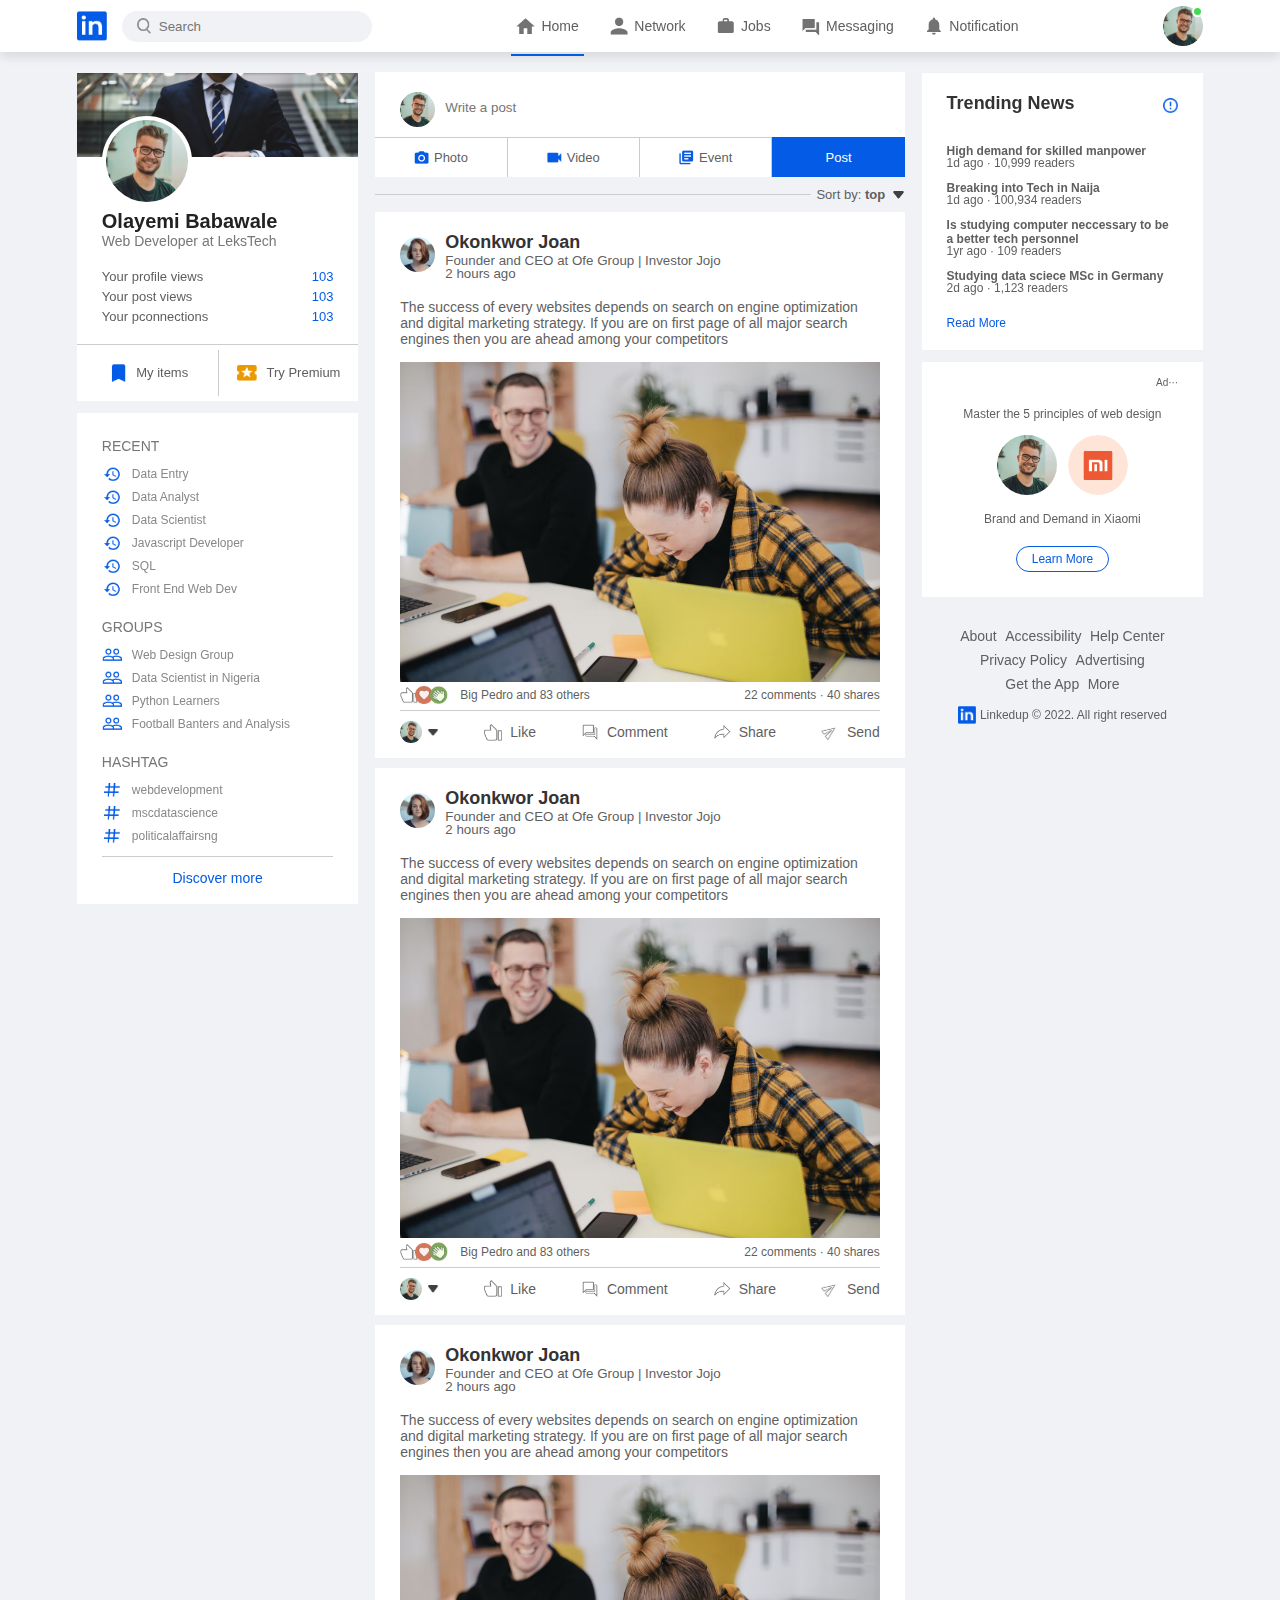
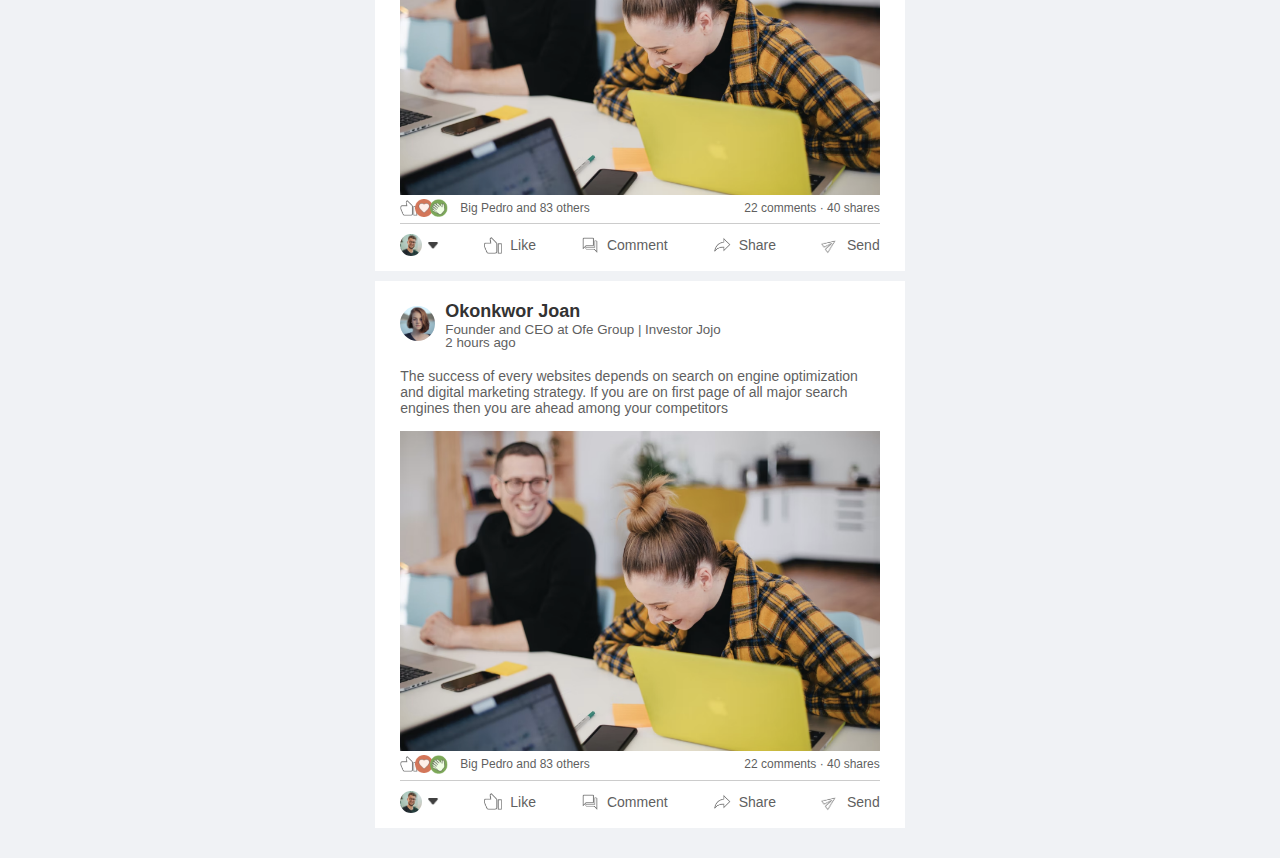
<file: index.html>
<!DOCTYPE html>
<html lang="en">
<head>
    <meta charset="UTF-8">
    <meta name="viewport" content="width=device-width, initial-scale=1.0">
    <title>LinkedIn Clone by Olayemi Babawale</title>
    <link rel="stylesheet" href="style.css">
</head>
<body>
    <nav class="navbar" >
        <div class="navbar-left">
            <a href="index.html" class="logo"><img src="images/logo.png" alt=""></a>

            <div class="search-box">
                <img src="images/search.png">
                <input type="text" placeholder="Search">
            </div>

        </div>
        <div class="navbar-center">
            <ul>
                <li><a class="active-link" href="#"><img src="images/home.png"><span>Home</span></a></li>
                <li><a href="#"><img src="images/network.png"><span>Network</span></a></li>
                <li><a href="#"><img src="images/jobs.png"><span>Jobs</span></a></li>
                <li><a href="#"><img src="images/message.png"><span>Messaging</span></a></li>
                <li><a href="#"><img src="images/notification.png"><span>Notification</span></a></li>
            </ul>
        </div>
        <div class="navbar-right">
            <div class="online">
                <img src="images/user-1.png" class="nav-profile-img" onclick="toggleMenu()">
            </div>
        </div>
<!-- ----------------------- profile-drop-down-menu------------------->
<div class="profile-menu-wrap" id="profileMenu">
    <div class="profile-menu">
        <div class="user-info">
            <img src="/images/user-1.png">
            <div>
                <h3>Nwachukwu Valentine</h3>
                <a href="profile.html">See your profile</a>
            </div>
        </div>
        <hr>
        <a href="#" class="profile-menu-link">
            <img src="images/feedback.png">
            <p>Give Feeback</p>
            <span>></span>
        </a>
        <a href="#" class="profile-menu-link">
            <img src="images/setting.png">
            <p>Settings & Privacy</p>
            <span>></span>
        </a>
        <a href="#" class="profile-menu-link">
            <img src="images/help.png">
            <p>Help & Support</p>
            <span>></span>
        </a>
        <a href="#" class="profile-menu-link">
            <img src="images/feedback.png">
            <p>Display & Accessibility</p>
            <span>></span>
        </a>
        <a href="#" class="profile-menu-link">
            <img src="images/logout.png">
            <p>Logout</p>
            <span>></span>
        </a>
    </div>
</div>





    </nav>

    <!-- NAVBAR CLOSE -->

    <div class="container">
        <!-- left-sidebar -->
        <div class="left-sidebar">
            <div class="sidebar-profile-box">
                <img src="images/cover-pic.png" width="100%">
                <div class="sidebar-profile-info">
                    <img src="images/user-1.png">
                    <h1>Olayemi Babawale</h1>
                    <h3>Web Developer at LeksTech</h3>
                    <ul>
                        <li>Your profile views <span>103</span></li>
                        <li>Your post views <span>103</span></li>
                        <li>Your pconnections <span>103</span></li>
                    </ul>
                </div>
                <div class="sidebar-profile-link">
                    <a href="#"><img src="images/items.png" >My items</a>
                    <a href="#"><img src="images/premium.png" >Try Premium</a>
                </div>
            </div>
            <div class="sidebar-activity" id="sidebarActivity">
                <h3>RECENT</h3>
                <a href="#"><img src="images/recent.png">Data Entry</a>
                <a href="#"><img src="images/recent.png">Data Analyst</a>
                <a href="#"><img src="images/recent.png">Data Scientist</a>
                <a href="#"><img src="images/recent.png">Javascript Developer</a>
                <a href="#"><img src="images/recent.png">SQL</a>
                <a href="#"><img src="images/recent.png">Front End Web Dev</a>
                <h3>GROUPS</h3>
                <a href="#"><img src="images/group.png">Web Design Group</a>
                <a href="#"><img src="images/group.png">Data Scientist in Nigeria</a>
                <a href="#"><img src="images/group.png">Python Learners</a>
                <a href="#"><img src="images/group.png">Football Banters and Analysis</a>
                <h3>HASHTAG</h3>
                <a href="#"><img src="images/hashtag.png">webdevelopment</a>
                <a href="#"><img src="images/hashtag.png">mscdatascience</a>
                <a href="#"><img src="images/hashtag.png">politicalaffairsng</a>
                <div class="discover-more-link">
                    <a href="#">Discover more</a>
                </div>
             </div>

             <p id="showMoreLink" onclick="toggleActivity()">Show more <b>+</b></p>
        </div>
        <!-- main-content -->
        <div class="main-content">

            <div class="create-post">
                <div class="create-post-input">
                    <img src="images/user-1.png">
                    <textarea placeholder="Write a post" rows="1"></textarea>
                </div>
                <div class="create-post-links">
                    <li><img src="images/photo.png">Photo</li>
                    <li><img src="images/video.png">Video</li>
                    <li><img src="images/event.png">Event</li>
                    <li>Post</li>
                </div>
            </div>

            <div class="sort-by">
                <hr>
                <p>Sort by: <span>top <img src="images/down-arrow.png"></span></p>
            </div>

            <div class="post">
                <div class="post-author">
                    <img src="images/user-3.png">
                    <div>
                        <h1>Okonkwor Joan</h1>
                        <small>Founder and CEO at Ofe Group | Investor Jojo</small>
                        <small>2 hours ago</small>
                    </div>
                </div>
                <p>The success of every websites depends on search on engine optimization and digital marketing strategy. If you are on first page of all major search engines then you are ahead among your competitors</p>
                    <img src="images/post-image-1.png" width="100%">

                    <div class="post-stats">
                        <div>
                            <img src="images/thumbsup.png">
                            <img src="images/love.png">
                            <img src="images/clap.png">
                            <span class="liked-users">Big Pedro and 83 others</span>
                        </div>
                        <div>
                            <span>22 comments &middot; 40 shares</span>
                        </div>
                    </div>
                    <div class="post-activity">
                        <div>
                            <img src="images/user-1.png" class="post-activity-user-icon">
                            <img src="images/down-arrow.png" class="post-activity-arrow-icon">
                        </div>
                        <div class="post-activity-link">
                            <img src="images/like.png">
                            <span>Like</span>
                        </div>
                        <div class="post-activity-link">
                            <img src="images/comment.png">
                            <span>Comment</span>
                        </div>
                        <div class="post-activity-link">
                            <img src="images/share.png">
                            <span>Share</span>
                        </div>
                        <div class="post-activity-link">
                            <img src="images/send.png">
                            <span>Send</span>
                        </div>
                    </div>        
            </div>
            <div class="post">
                <div class="post-author">
                    <img src="images/user-3.png">
                    <div>
                        <h1>Okonkwor Joan</h1>
                        <small>Founder and CEO at Ofe Group | Investor Jojo</small>
                        <small>2 hours ago</small>
                    </div>
                </div>
                <p>The success of every websites depends on search on engine optimization and digital marketing strategy. If you are on first page of all major search engines then you are ahead among your competitors</p>
                    <img src="images/post-image-1.png" width="100%">

                    <div class="post-stats">
                        <div>
                            <img src="images/thumbsup.png">
                            <img src="images/love.png">
                            <img src="images/clap.png">
                            <span class="liked-users">Big Pedro and 83 others</span>
                        </div>
                        <div>
                            <span>22 comments &middot; 40 shares</span>
                        </div>
                    </div>
                    <div class="post-activity">
                        <div>
                            <img src="images/user-1.png" class="post-activity-user-icon">
                            <img src="images/down-arrow.png" class="post-activity-arrow-icon">
                        </div>
                        <div class="post-activity-link">
                            <img src="images/like.png">
                            <span>Like</span>
                        </div>
                        <div class="post-activity-link">
                            <img src="images/comment.png">
                            <span>Comment</span>
                        </div>
                        <div class="post-activity-link">
                            <img src="images/share.png">
                            <span>Share</span>
                        </div>
                        <div class="post-activity-link">
                            <img src="images/send.png">
                            <span>Send</span>
                        </div>
                    </div>        
            </div>
            <div class="post">
                <div class="post-author">
                    <img src="images/user-3.png">
                    <div>
                        <h1>Okonkwor Joan</h1>
                        <small>Founder and CEO at Ofe Group | Investor Jojo</small>
                        <small>2 hours ago</small>
                    </div>
                </div>
                <p>The success of every websites depends on search on engine optimization and digital marketing strategy. If you are on first page of all major search engines then you are ahead among your competitors</p>
                    <img src="images/post-image-1.png" width="100%">

                    <div class="post-stats">
                        <div>
                            <img src="images/thumbsup.png">
                            <img src="images/love.png">
                            <img src="images/clap.png">
                            <span class="liked-users">Big Pedro and 83 others</span>
                        </div>
                        <div>
                            <span>22 comments &middot; 40 shares</span>
                        </div>
                    </div>
                    <div class="post-activity">
                        <div>
                            <img src="images/user-1.png" class="post-activity-user-icon">
                            <img src="images/down-arrow.png" class="post-activity-arrow-icon">
                        </div>
                        <div class="post-activity-link">
                            <img src="images/like.png">
                            <span>Like</span>
                        </div>
                        <div class="post-activity-link">
                            <img src="images/comment.png">
                            <span>Comment</span>
                        </div>
                        <div class="post-activity-link">
                            <img src="images/share.png">
                            <span>Share</span>
                        </div>
                        <div class="post-activity-link">
                            <img src="images/send.png">
                            <span>Send</span>
                        </div>
                    </div>        
            </div>
            <div class="post">
                <div class="post-author">
                    <img src="images/user-3.png">
                    <div>
                        <h1>Okonkwor Joan</h1>
                        <small>Founder and CEO at Ofe Group | Investor Jojo</small>
                        <small>2 hours ago</small>
                    </div>
                </div>
                <p>The success of every websites depends on search on engine optimization and digital marketing strategy. If you are on first page of all major search engines then you are ahead among your competitors</p>
                    <img src="images/post-image-1.png" width="100%">

                    <div class="post-stats">
                        <div>
                            <img src="images/thumbsup.png">
                            <img src="images/love.png">
                            <img src="images/clap.png">
                            <span class="liked-users">Big Pedro and 83 others</span>
                        </div>
                        <div>
                            <span>22 comments &middot; 40 shares</span>
                        </div>
                    </div>
                    <div class="post-activity">
                        <div>
                            <img src="images/user-1.png" class="post-activity-user-icon">
                            <img src="images/down-arrow.png" class="post-activity-arrow-icon">
                        </div>
                        <div class="post-activity-link">
                            <img src="images/like.png">
                            <span>Like</span>
                        </div>
                        <div class="post-activity-link">
                            <img src="images/comment.png">
                            <span>Comment</span>
                        </div>
                        <div class="post-activity-link">
                            <img src="images/share.png">
                            <span>Share</span>
                        </div>
                        <div class="post-activity-link">
                            <img src="images/send.png">
                            <span>Send</span>
                        </div>
                    </div>        
            </div>
        </div>


        <!-- right-content -->
        <div class="right-sidebar">
            <div class="sidebar-news">
                <img src="images/more.png" class="info-icon">
                <h3>Trending News</h3>
                <a href="#">High demand for skilled manpower</a>
                <span>1d ago &middot; 10,999 readers</span>

                <a href="#">Breaking into Tech in Naija</a>
                <span>1d ago &middot; 100,934 readers</span>

                <a href="#">Is studying computer neccessary to be a better tech personnel</a>
                <span>1yr ago &middot; 109 readers</span>

                <a href="#">Studying data sciece MSc in Germany</a>
                <span>2d ago &middot; 1,123 readers</span>

                <a href="#" class="read-more-link">Read More</a>
            </div>
                <div class="sidebar-ad">
                    <small>Ad&middot;&middot;&middot;</small>
                    <p>Master the 5 principles of web design</p>
                    <div>
                        <img src="images/user-1.png">
                        <img src="images/mi-logo.png">
                    </div>
                    <b>Brand and Demand in Xiaomi</b>
                    <a href="#" class="ad-link">Learn More</a>
                </div>

                <div class="sidebar-useful-links">
                    <a href="#">About</a>
                    <a href="#">Accessibility</a>
                    <a href="#">Help Center</a>
                    <a href="#">Privacy Policy</a>
                    <a href="#">Advertising</a>
                    <a href="#">Get the App</a>
                    <a href="#">More</a>

                    <div class="copyright-msg">
                        <img src="images/logo.png">
                        <p>Linkedup &#169; 2022. All right reserved</p>
                    </div>
                </div>
        </div>
    </div>


<script>
    let profileMenu = document.getElementById('profileMenu');
    function toggleMenu(){
        profileMenu.classList.toggle("open-menu")
    }
</script>

<script>
    let sideActivity = document.getElementById("sidebarActivity");
    let moreLink = document.getElementById("showMoreLink");

    function toggleActivity(){
        sideActivity.classList.toggle("open-activity");

        if (sideActivity.classList.contains("open-activity")){
            moreLink.innerHTML = "Show less <b>-</b>";
        }
        else{
            moreLink.innerHTML = "Show more <b>+</b>"; 
        }
    }

</script>

</body>
</html>
</file>
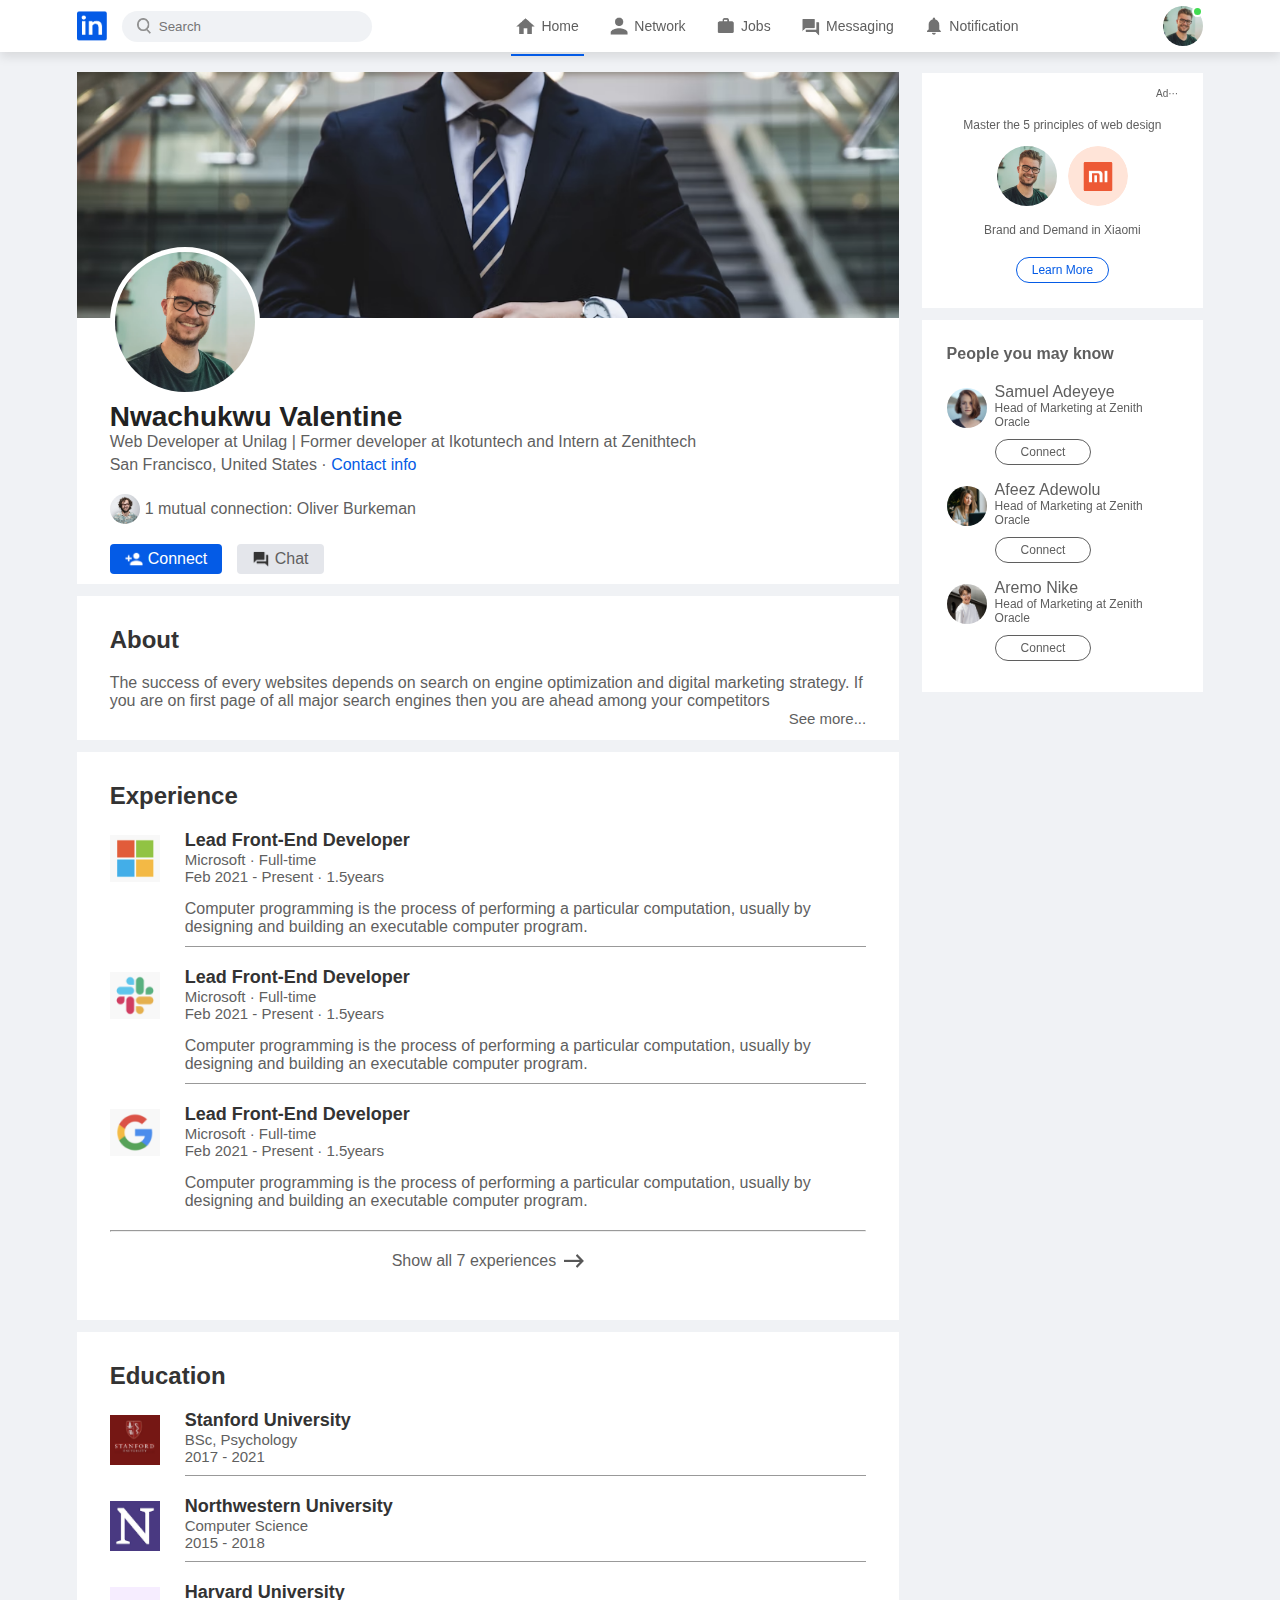
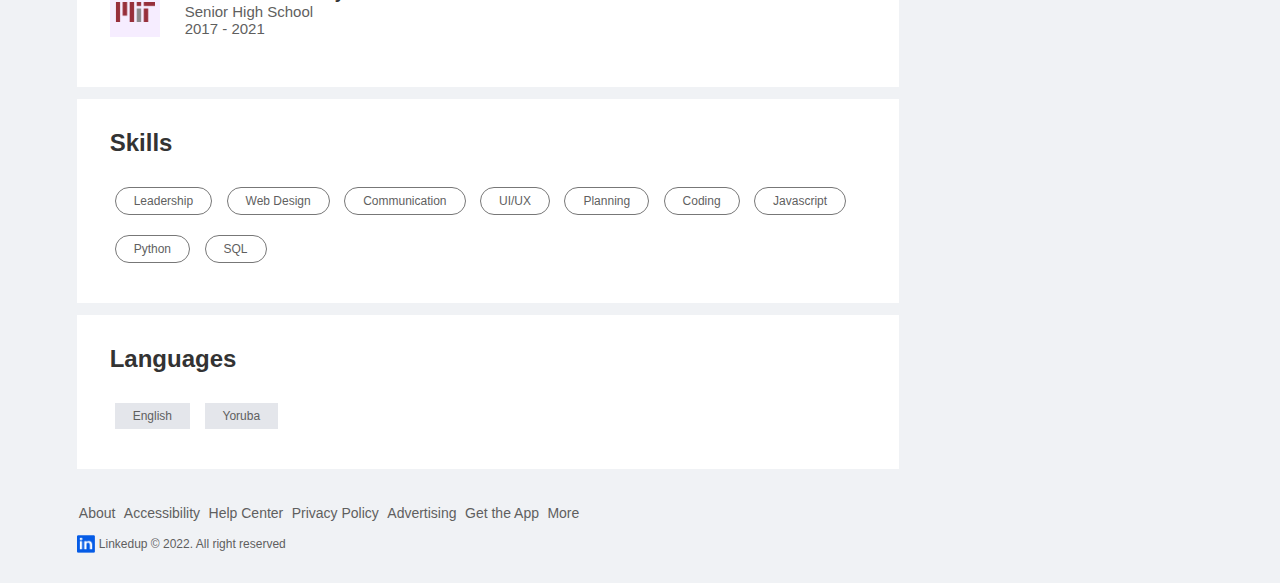
<file: profile.html>
<!DOCTYPE html>
<html lang="en">
<head>
    <meta charset="UTF-8">
    <meta name="viewport" content="width=device-width, initial-scale=1.0">
    <title>LinkedIn Clone by Olayemi Babawale</title>
    <link rel="stylesheet" href="style.css">
</head>
<body>
    <nav class="navbar" >
        <div class="navbar-left">
            <a href="index.html" class="logo"><img src="images/logo.png" alt=""></a>

            <div class="search-box">
                <img src="images/search.png">
                <input type="text" placeholder="Search">
            </div>

        </div>
        <div class="navbar-center">
            <ul>
                <li><a class="active-link" href="#"><img src="images/home.png"><span>Home</span></a></li>
                <li><a href="#"><img src="images/network.png"><span>Network</span></a></li>
                <li><a href="#"><img src="images/jobs.png"><span>Jobs</span></a></li>
                <li><a href="#"><img src="images/message.png"><span>Messaging</span></a></li>
                <li><a href="#"><img src="images/notification.png"><span>Notification</span></a></li>
            </ul>
        </div>
        <div class="navbar-right">
            <div class="online">
                <img src="images/user-1.png" class="nav-profile-img" onclick="toggleMenu()">
            </div>
        </div>
<!-- ----------------------- profile-drop-down-menu------------------->
<div class="profile-menu-wrap" id="profileMenu">
    <div class="profile-menu">
        <div class="user-info">
            <img src="/images/user-1.png">
            <div>
                <h3>Nwachukwu Valentine</h3>
                <a href="profile.html">See your profile</a>
            </div>
        </div>
        <hr>
        <a href="#" class="profile-menu-link">
            <img src="images/feedback.png">
            <p>Give Feeback</p>
            <span>></span>
        </a>
        <a href="#" class="profile-menu-link">
            <img src="images/setting.png">
            <p>Settings & Privacy</p>
            <span>></span>
        </a>
        <a href="#" class="profile-menu-link">
            <img src="images/help.png">
            <p>Help & Support</p>
            <span>></span>
        </a>
        <a href="#" class="profile-menu-link">
            <img src="images/feedback.png">
            <p>Display & Accessibility</p>
            <span>></span>
        </a>
        <a href="#" class="profile-menu-link">
            <img src="images/logout.png">
            <p>Logout</p>
            <span>></span>
        </a>
    </div>
</div>





    </nav>

    <!-- NAVBAR CLOSE -->

    <div class="container">
        <div class="profile-main">
            <div class="profile-container">
                <img src="images/cover-pic.png" width="100%">
                <div class="profile-container-inner">
                    <img src="images/user-1.png" class="profile-pic">
                    <h1>Nwachukwu Valentine</h1>
                    <b>Web Developer at Unilag | Former developer at Ikotuntech and Intern at Zenithtech</b>
                    <p>San Francisco, United States &middot; <a href="#">Contact info</a></p>
                    <div class="mutual-connection">
                        <img src="images/user-2.png">
                        <span>1 mutual connection: Oliver Burkeman</span>
                    </div>
                    <div class="profile-btn">
                        <a href="#" class="primary-btn"><img src="images/connect.png">Connect</a>
                        <a href="#"><img src="images/chat.png">Chat</a>
                    </div>
                </div>
            </div>

            <div class="profile-description">
                <h2>About</h2>
                <p>The success of every websites depends on search on engine optimization and digital marketing strategy. If you are on first page of all major search engines then you are ahead among your competitors</p>
                <a href="#" class="see-more-link">See more...</a>
            </div>

            <div class="profile-description">
                <h2>Experience</h2>
                <div class="profile-desc-row">
                    <img src="images/microsoft.png">
                    <div>
                        <h3>Lead Front-End Developer</h3>
                        <b>Microsoft &middot; Full-time</b>
                        <b>Feb 2021 - Present &middot; 1.5years</b>
                        <p>Computer programming is the process of performing a particular computation, usually by designing and building an executable computer program.</p>
                        <hr>
                    </div>
                </div>
                <div class="profile-desc-row">
                    <img src="images/slack.png">
                    <div>
                        <h3>Lead Front-End Developer</h3>
                        <b>Microsoft &middot; Full-time</b>
                        <b>Feb 2021 - Present &middot; 1.5years</b>
                        <p>Computer programming is the process of performing a particular computation, usually by designing and building an executable computer program.</p>
                        <hr>
                    </div>
                </div>
                <div class="profile-desc-row">
                    <img src="images/google.png">
                    <div>
                        <h3>Lead Front-End Developer</h3>
                        <b>Microsoft &middot; Full-time</b>
                        <b>Feb 2021 - Present &middot; 1.5years</b>
                        <p>Computer programming is the process of performing a particular computation, usually by designing and building an executable computer program.</p>
                    </div>
                </div>

                <hr>
                <a href="#" class="experience-link">Show all 7 experiences <img src="images/right-arrow.png"></a>
            </div>

            <div class="profile-description">
                <h2>Education</h2>
                <div class="profile-desc-row">
                    <img src="images/stanford.png">
                    <div>
                        <h3>Stanford University</h3>
                        <b>BSc, Psychology</b>
                        <b>2017 - 2021</b>
                        <hr>
                    </div>
                </div>
                <div class="profile-desc-row">
                    <img src="images/north.png">
                    <div>
                        <h3>Northwestern University</h3>
                        <b>Computer Science</b>
                        <b>2015 - 2018</b>
                        <hr>
                    </div>
                </div>
                <div class="profile-desc-row">
                    <img src="images/mit.png">
                    <div>
                        <h3>Harvard University</h3>
                        <b>Senior High School</b>
                        <b>2017 - 2021</b>
                    </div>
                </div>
            </div>

            <div class="profile-description">
                <h2>Skills</h2>
                <a href="#" class="skills-btn">Leadership</a>
                <a href="#" class="skills-btn">Web Design</a>
                <a href="#" class="skills-btn">Communication</a>
                <a href="#" class="skills-btn">UI/UX</a>
                <a href="#" class="skills-btn">Planning</a>
                <a href="#" class="skills-btn">Coding</a>
                <a href="#" class="skills-btn">Javascript</a>
                <a href="#" class="skills-btn">Python</a>
                <a href="#" class="skills-btn">SQL</a>
            </div>
            <div class="profile-description">
                <h2>Languages</h2>
                <a href="#" class="language-btn">English</a>
                <a href="#" class="language-btn">Yoruba</a>
            </div>

        </div>
<!-----------------profile-sidebar----------------->

        <div class="profile-sidebar">
            <div class="sidebar-ad">
                <small>Ad&middot;&middot;&middot;</small>
                <p>Master the 5 principles of web design</p>
                <div>
                    <img src="images/user-1.png">
                    <img src="images/mi-logo.png">
                </div>
                <b>Brand and Demand in Xiaomi</b>
                <a href="#" class="ad-link">Learn More</a>
            </div>

            <div class="sidebar-people">
                <h3>People you may know</h3>
                <div class="sidebar-people-row">
                    <img src="images/user-3.png">
                    <div>
                        <h2>Samuel Adeyeye</h2>
                        <p>Head of Marketing at Zenith Oracle</p>
                        <a href="#">Connect</a>
                    </div>
                </div>
                <div class="sidebar-people-row">
                    <img src="images/user-4.png">
                    <div>
                        <h2>Afeez Adewolu</h2>
                        <p>Head of Marketing at Zenith Oracle</p>
                        <a href="#">Connect</a>
                    </div>
                </div>
                <div class="sidebar-people-row">
                    <img src="images/user-5.png">
                    <div>
                        <h2>Aremo Nike</h2>
                        <p>Head of Marketing at Zenith Oracle</p>
                        <a href="#">Connect</a>
                    </div>
                </div>
            </div>

        </div>
    </div>

    <div class="profile-footer">
        <div class="sidebar-useful-links">
            <a href="#">About</a>
            <a href="#">Accessibility</a>
            <a href="#">Help Center</a>
            <a href="#">Privacy Policy</a>
            <a href="#">Advertising</a>
            <a href="#">Get the App</a>
            <a href="#">More</a>

            <div class="copyright-msg">
                <img src="images/logo.png">
                <p>Linkedup &#169; 2022. All right reserved</p>
            </div>
        </div>
    </div>


<script>
    let profileMenu = document.getElementById('profileMenu');
    function toggleMenu(){
        profileMenu.classList.toggle("open-menu")
    }
</script>

</body>
</html>
</file>
<file: style.css>
*{
    margin: 0;
    padding: 0;
    font-family: 'Poppins',sans-serif;
    box-sizing: border-box;
}

body{
    background-color: #f0f2f5;
    color: #5f5f5f;
}
a{
    text-decoration: none;
    color: #5f5f5f;
}

.navbar{
    display: flex;
    align-items: center;
    justify-content: space-between;
    background: #fff;
    padding: 6px 6%;
    position: sticky;
    top: 0;
    z-index: 100;
    box-shadow: 0 5px 10px rgba(0, 0, 0, 0.1);
}
.logo img{
    width: 30px;
    margin-right: 15px;
    display: block;
}

.navbar-center ul li {
    display: inline-block;
    list-style: none;
}

.navbar-center ul li a {
    display: flex;
    align-items: center;
    font-size: 14px;
    margin: 5px 8px;
    padding-right: 5px;
    position: relative;
}

.navbar-center ul li a img{
    width: 30px;
}

.navbar-center ul li a::after{
    content: '';
    width: 0;
    height: 2px;
    background: #045be6;
    position: absolute;
    bottom: -15px;
    transition: width 0.3s;
}

.navbar-center ul li a:hover::after,
.navbar-center ul li a.active-link::after
{
    width: 100%;
}





.nav-profile-img{
    width: 40px;
    border-radius: 50%;
    display: block;
    cursor: pointer;
    position: relative;
}

.online{
    position: relative;
}

.online::after{
    content: '';
    width:7px;
    height: 7px;
    border: 2px solid #fff;
    border-radius: 50%;
    right: 0px;
    top: 0px;
    background: #41db51;
    position: absolute;
}

.search-box{
    background: #f0f2f5;
    width: 250px;
    border-radius: 20px;
    display: flex;
    align-items: center;
    padding: 0 15px;
}

.navbar-left{
    display: flex;
    align-items: center;
}

.search-box img{
    width: 14px;
}

.search-box input{
    width: 100%;
    background: transparent;
    padding: 8px;
    outline: none;
    border: 0;
}


 /*    ----------- NAVBAR END -----------  */

.container{
    padding: 20px 6%;
    display: flex;
    flex-wrap: wrap;
    justify-content: space-between;
}

/* ----------------------left-sidebar---------------------- */
 .left-sidebar{
    flex-basis: 25%;
    align-self: flex-start;
    position: sticky;
    top: 73px;
 }

 .sidebar-profile-box{
    background: #fff;
 }
 .sidebar-profile-info{
    padding: 0 25px;
 }
 .sidebar-profile-info img{
    width: 90px;
    border-radius: 50%;
    background: #fff;
    padding: 4px;
    margin-top: -45px;
 }
 .sidebar-profile-info h1{
    font-size: 20px;
    font-weight: 600;
    color: #222;
 }

 .sidebar-profile-info h3{
    font-size: 14px;
    font-weight: 500;
    color: #777;
 }

 .sidebar-profile-info ul{
    list-style: none;
    margin: 20px 0;
 }
 .sidebar-profile-info ul li{
    width: 100%;
    margin: 5px 0;
    font-size: 13px;
 }

 .sidebar-profile-info ul li span{
    float: right;
    color: #045be6;
 }

 .sidebar-profile-link{
    display: flex;
    align-items: center;
    border-top: 1px #ccc solid;
 }
 .sidebar-profile-link a{
    flex-basis: 50%;
    display: flex;
    align-items: center;
    justify-content: center;
    padding: 15px 0;
    font-size: 13px;
    border-left: 1px solid #ccc;
 }

 .sidebar-profile-link a:first-child{
    border-left: 0;
 }

 .sidebar-profile-link img{
    width: 20px;
    margin-right: 10px;
 }

 .sidebar-activity{
    background: #fff;
    padding: 5px 25px;
    margin: 12px 0;
 }

 .sidebar-activity h3{
    color: #777;
    font-size: 14px;
    font-weight: 500;
    margin: 20px 0 10px;
 }

.sidebar-activity a{
    display: flex;
    align-items: center;
    font-size: 12px;
    font-weight: 500;
    color: #888;
    margin: 3px 0;
}
.sidebar-activity a img{
    width: 20px;
    margin-right: 10px;
}

.discover-more-link{
   display: flex;
   justify-content: center;
   align-items: center;
   border-top: 1px solid #ccc;
   padding: 10px;
   margin-top: 10px;
}
.discover-more-link a{
   color: #045be6;
   font-size: 14px;
   cursor: pointer;
}



 /* ----------------------right-sidebar---------------------- */
 .right-sidebar{
    flex-basis: 25%;
    align-self: flex-start;
    position: sticky;
    top: 73px;
 }

 .sidebar-news{
    background-color: #fff;
    padding: 10px 25px;
 }
 .info-icon{
    width: 15px;
    float: right;
    margin-top: 15px;
 }

 .sidebar-news h3{
    font-size: 18px;
    font-weight: 600;
    color: #333;
    margin: 10px 0 30px;
 }

 .sidebar-news a{
    display: block;
    font-size: 12px;
    font-weight: 600;
    margin-top: 10px;
    margin-bottom:-5px ;
 }

 .sidebar-news span{
    font-size: 12px;
 }

 .sidebar-news .read-more-link{
    color: #045be6;
    font-weight: 500;
    margin: 20px 0 10px;
 }

 .sidebar-ad{
    background: #fff;
    padding: 15px 25px;
    text-align: center;
    margin: 12px 0;
    font-size: 12px;
 }

 .sidebar-ad img{
    width: 60px;
    border-radius: 50%;
    margin: 4px;
 }

 .sidebar-ad small{
    float: right;
    font-weight: 500;
 }

 .sidebar-ad p{
    margin-top: 30px;
    margin-bottom: 10px;
 }

 .sidebar-ad b{
    display: block;
    font-weight: 500;
    margin-top: 10px;
 }

 .ad-link{
    display: inline-block;
    border: 1px solid #045be6;
    border-radius: 30px;
    padding: 5px 15px;
    color: #045be6;
    font-weight: 500;
    margin: 20px auto 10px;
 }

 .sidebar-useful-links{
    padding: 15px 25px;
    text-align: center;
 }

 .sidebar-useful-links a{
    display: inline-block;
    font-size: 14px;
    margin: 4px 2px;
 }

.copyright-msg{
   display: flex;
   align-items: center;
   justify-content: center;
   font-size: 12px;
   margin-top: 10px; 
   font-weight: 500;
}
.copyright-msg img{
    width: 18px;
    margin-right: 4px;
}


  /* ----------------------main-content---------------------- */
  .main-content{
    flex-basis: 47%;
 }

 .create-post{
    background: #fff;
 }

 .create-post-input{
    padding: 20px 25px 10px;
    display: flex;
    align-items: flex-start;
 }

 .create-post-input img{
    width: 35px;
    border-radius: 50%;
    margin-right: 10px;
 }

 .create-post-input textarea{
    width: 100%;
    border: 0;
    outline: none;
    resize: none;
    background: transparent;
    margin-top: 8px;
 }
 ::placeholder{
    font-weight: 500;
 }

 .create-post-links{
    display: flex;
    align-items: flex-start;
 }

 .create-post-links li{
    list-style: none;
    border-top: 1px solid #ccc;
    border-right: 1px solid #ccc;
    flex-basis: 25%;
    height: 40px;
    font-size: 13px;
    display: flex;
    align-items: center;
    justify-content: center;
    cursor: pointer;
 }

 .create-post-links li img{
    width: 15px;
    margin-right: 5px;
 }

 .create-post-links li:last-child{
    background-color:#045be6;
    color: #fff;
    border-top: 0;
    border-right: 0;
 }

 .sort-by{
    display: flex;
    align-items: center;
    margin: 10px 0;
 }

 .sort-by hr{
    flex: 1;
    border: 0;
    height: 1px;
    background: #ccc;
 }

 .sort-by p{
    font-size: 13px;
    padding-left: 5px;
 }

 .sort-by p span{
    font-weight: 600;
    cursor: pointer;
 }

 .sort-by p span img{
    width: 13px;
    margin-left:3px ;
 }

 .post{
    background: #fff;
    padding: 20px 25px 5px;
    margin: 10px 0;
 }

 .post-author{
    display: flex;
    align-items: flex-start;
    margin-bottom: 20px;
 }

 .post-author img{
    width: 35px;
    border-radius: 50%;
    margin-right: 10px;
    margin-top: 5px;
 }

 .post-author h1{
    font-size: 18px;
    font-weight: 600;
    color: #333;
 }

 .post-author small{
    display: block;
    margin-bottom: -2px;
 }

 .post p{
    font-size: 14px;
    margin-bottom: 15px;
 }

 .post-stats{
    display: flex;
    flex-wrap: wrap;
    align-items: center;
    justify-content: space-between;
    font-size: 12px;
    border-bottom: 1px solid #ccc;
    padding-bottom: 6px;
 }

 .post-stats div{
    display: flex;
    align-items: center;
 }

 .post-stats img{
    width: 18px;
    margin-right: -3px ;
 }

 .liked-users{
    margin-left: 15px;
 }

 .post-activity{
    display: flex;
    align-items: center;
    justify-content: space-between;
    padding: 10px 0;
    font-size: 14px;
    font-weight: 500;
 }

 .post-activity div{
    display: flex;
    align-items: center;
 }

 .post-activity-user-icon{
    width: 22px;
    border-radius: 50%;
 }

 .post-activity-arrow-icon{
    width: 12px;
    margin-left: 5px;
 }

 .post-activity-link img{
    width: 18px;
    margin-right: 8px;
 }

 /* ----------------profile-drop-down-menu--------------- */

 .profile-menu-wrap{
   position: absolute;
   top: 100%;
   right: 5%;
   width: 320px;
   max-height: 0;
   overflow: hidden;
   transition: max-height 0.5s;
 }

 .profile-menu-wrap.open-menu{
   max-height: 400px;
   
 }

 .profile-menu{
   background: #222;
   color: #fff;
   padding: 20px;
   margin: 10px;
 }

 .user-info{
   display: flex;
   align-items: center;
 }

 .user-info img{
   width: 50px;
   border-radius: 50px;
   margin-right: 15px;
 }

 .user-info h3{
   font-weight: 500;
   margin-bottom: -7px;
 }
.user-info a{
   color: #c9dbf8;
   font-size: 13px;
}

.profile-menu hr{
   border: 0;
   height: 1px;
   width: 100%;
   background: #fff;
   margin: 15px 0 10px;
}


.profile-menu-link{
   display: flex;
   align-items: center;
   color: #fff;
   margin: 12px 0;
   font-size: 14px;
}

.profile-menu-link p{
   width: 100%;
}

.profile-menu-link img{
   width: 35px;
   border-radius: 50%;
   margin-right: 15px;
}

 /* ----------------profile-page--------------- */

 .profile-main{
   flex-basis: 73%;
 }

 .profile-sidebar{
   flex-basis: 25%;
   align-self: flex-start;
   position: sticky;
   top: 73px;
 }

 .profile-container{
   background: #fff;
 }

 .profile-container-inner{
   padding: 0 4% 10px;
 }

 .profile-pic{
   width: 150px;
   border-radius: 50%;
   margin-top: -75px;
   padding: 5px;
   background: #fff;
 }

 .profile-container h1{
   font-size: 28px;
   font-weight: 600;
   color: #222;
 }

 .profile-container b{
   font-weight: 500;
 }

 .profile-container p{
   margin-top: 5px;
 }

 .profile-container p a{
   color: #045be6;
   font-weight: 500;
 }

 .mutual-connection{
   display: flex;
   align-items: center;
   margin: 20px 0;
 }
.mutual-connection img{
   width:30px;
   border-radius: 50%;
   margin-right: 5px;
}

.profile-btn a{
   display: inline-flex;
   align-items: center;
   background: #e4e6eb;
   padding: 6px 15px;
   border-radius: 4px;
   margin-right: 4px;
   margin-right: 10px;
}

.profile-btn a img{
   width: 18px;
   margin-right: 5px;
}

.profile-btn .primary-btn{
   background: #045be6;
   color: #fff;
}

.profile-description{
   background: #fff;
   padding: 20px 4% 30px;
   margin: 12px 0;
}
.profile-description h2{
   color: #333;
   margin: 10px 0 20px;
   font-weight: 600;
}

.see-more-link {
   float: right;
   font-size: 15px;
 }
 
 .profile-desc-row{
   display: flex;
   align-items: flex-start;
   margin: 20px 0;
}
.profile-desc-row img{
   width: 50px;
   margin-right: 25px;
   margin-top: 5px ;
}
.profile-desc-row div{
   width: 100%;
}
.profile-desc-row h3{
   font-size: 18px;
   font-weight: 600;
   color: #333;
}

.profile-desc-row b{
   display: block;
   font-weight: 500;
   font-size: 15px;
}

.profile-desc-row p{
   margin-top: 15px;
}

.profile-desc-row hr{
   border: 0;
   border-bottom: 1px solid #999;
   margin-top: 10px;
}

.experience-link{
   display: flex;
   align-items: center;
   justify-content: center;
   padding: 20px ;
   font-weight: 500;
}

.experience-link img{
   width:20px ;
   margin-left: 8px;
}

.skills-btn{
   display: inline-block;
   margin: 10px 5px;
   padding: 6px 18px;
   border: 1px solid #777;
   border-radius: 30px;
   font-size: 12px;
   font-weight: 500;
}

.language-btn{
   display: inline-block;
   margin: 10px 5px;
   padding: 6px 18px;
   background: #e4e6eb;
   font-size: 12px;
   font-weight: 500;
}

#showMoreLink{
   display: none;
}


/* -------------------profile-right-sidebar-------------------- */

.profile-sidebar .sidebar-ad{
   margin: 0;
}

.sidebar-people{
   background: #fff;
   padding: 15px 25px;
   margin: 12px 0;
   font-size: 12px;
}
.sidebar-people h3{
   font-size: 16px;
   font-weight: 600;
   margin: 10px 0 20px;
}

.sidebar-people-row{
   display: flex;
   align-items: flex-start;
   margin: 6px 0;
}

.sidebar-people-row img{
   width: 40px;
   border-radius: 50%;
   margin-right: 8px;
   margin-top: 5px;
}

.sidebar-people-row h2{
   font-weight: 500;
   font-size: 16px;
}
.sidebar-people-row a{
   display: inline-block;
   margin: 10px 0;
   padding: 5px 25px;
   border: 1px solid #5f5f5f;
   border-radius: 30px;
   font-weight: 500;
}

.profile-footer{
   padding: 0 6% 30px;
}

.profile-footer .sidebar-useful-links{
   text-align: left;
   padding: 0;
}
.profile-footer .copyright-msg{
 justify-content: flex-start;
}


/* ----------------------media querry for small screen----------------- */
@media only screen and (max-width: 600px){
   .search-box{
      background: transparent;
      width: auto;
      padding: 0;
   }
   .search-box input{
      width: 0;
      padding: 0;
   }
   .navbar-center ul li a span{
      display: none;
   }
   .navbar-center ul li a{
      padding-right: 0;
      margin: 5px;
   }
   .nav-profile-img{
      width: 30px;
   }

   .left-sidebar, .right-sidebar{
      flex-basis: 100%;
      position: relative;
      top: unset;
   }
   .main-content{
      flex-basis: 100%;
   }
   .post-stats div{
      margin: 2px 0;
   }
   .post-activity-link span{
      display: none;
   }
   .post-activity-link img{
      margin-right: 0;
   }

   .profile-main, .profile-sidebar{
      flex-basis: 100%;
   }
   .profile-container{
      font-size: 14px;
   }
   .profile-pic{
      width: 100px;
      margin-top: -50px;
   }
   .profile-description{
      font-size: 14px;
   }
   #showMoreLink{
      display: block;
      width: fit-content;
      margin: 10px auto;
      font-size: 14px;
      cursor: pointer;
   }
   .sidebar-activity{
      display: none;
   }
   .sidebar-activity.open-activity{
      display: block;
   }
   
}
</file>
